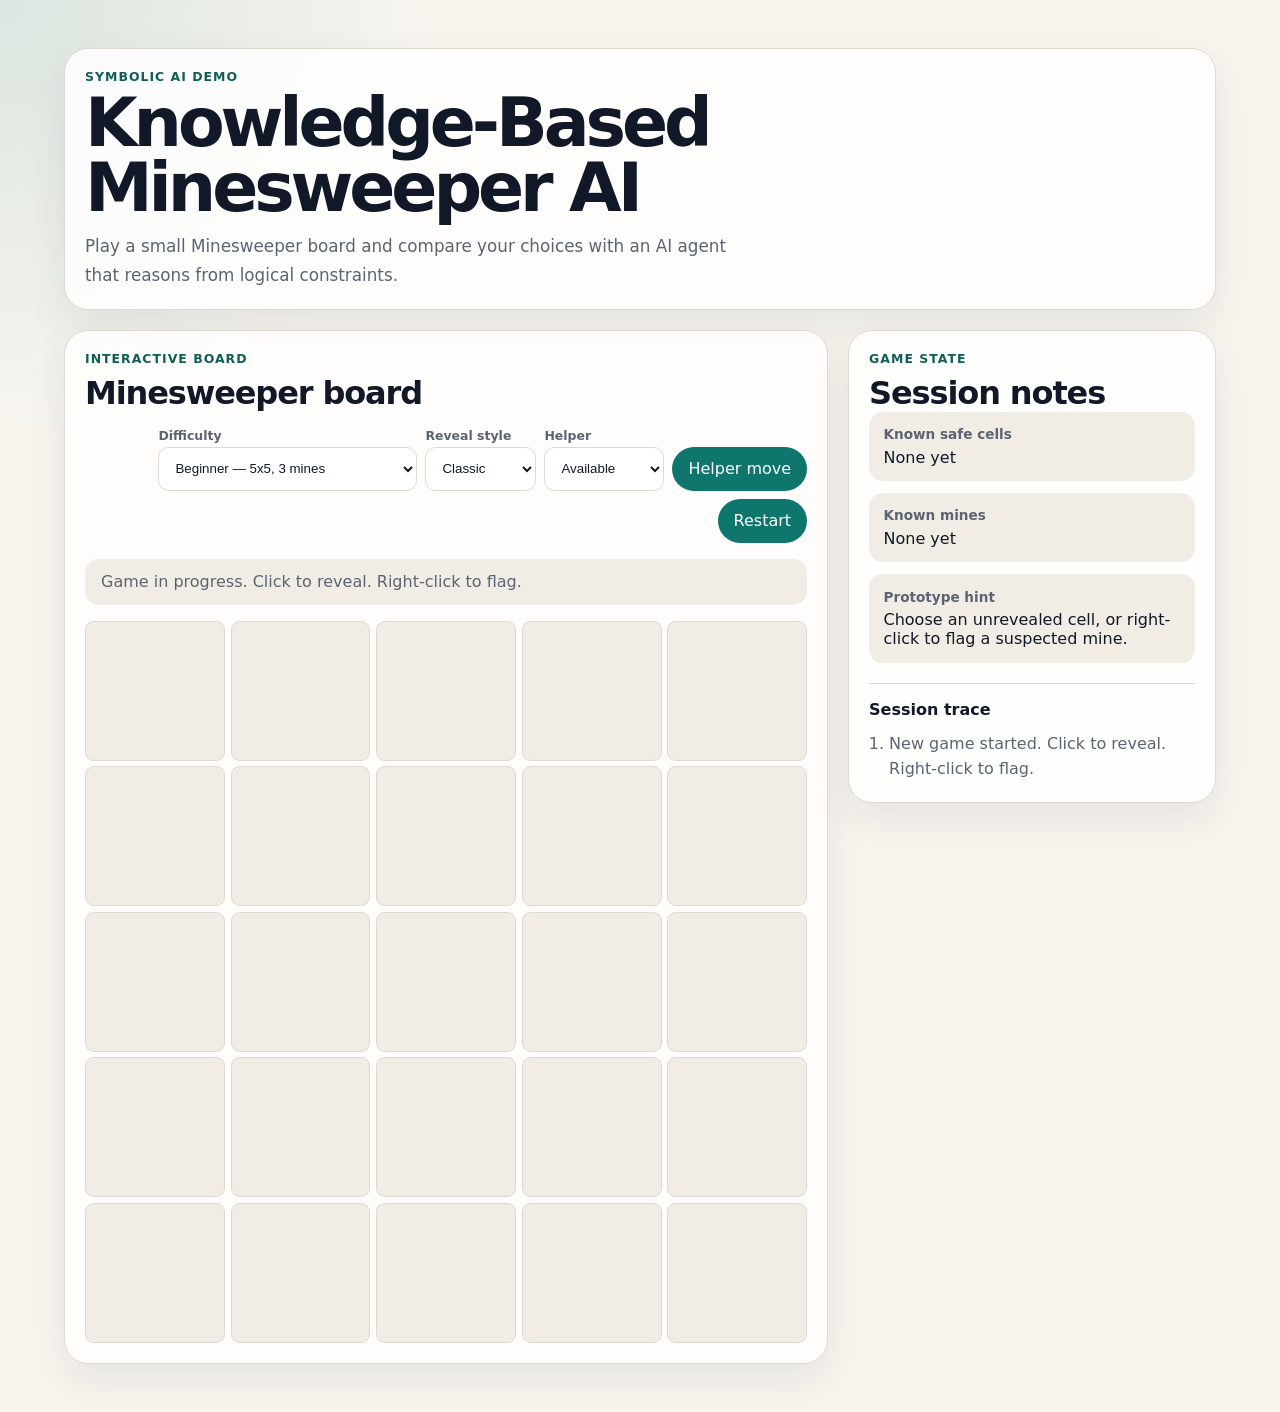
<file: ui/web/index.html>
<!doctype html>
<html lang="en">
  <head>
    <meta charset="utf-8">
    <meta name="viewport" content="width=device-width, initial-scale=1">
    <title>Knowledge-Based Minesweeper AI</title>
    <link rel="stylesheet" href="./styles.css">
  </head>
  <body>
    <main class="app">
      <section class="hero" aria-labelledby="page-title">
        <p class="eyebrow">Symbolic AI demo</p>
        <h1 id="page-title">Knowledge-Based Minesweeper AI</h1>
        <p class="hero__lead">
          Play a small Minesweeper board and compare your choices with an AI
          agent that reasons from logical constraints.
        </p>
      </section>

      <section class="game" aria-labelledby="game-title">
        <div class="game__header">
          <div>
            <p class="eyebrow">Interactive board</p>
            <h2 id="game-title">Minesweeper board</h2>
          </div>

          <div class="game__actions">
            <label class="game-setting" for="difficulty">
              <span>Difficulty</span>
              <select id="difficulty">
                <option value="beginner" selected>Beginner — 5x5, 3 mines</option>
                <option value="easy">Easy — 8x8, 8 mines</option>
                <option value="intermediate">Intermediate — 10x10, 15 mines</option>
                <option value="hard">Hard — 12x12, 25 mines</option>
              </select>
            </label>

            <label class="game-setting" for="reveal-style">
              <span>Reveal style</span>
              <select id="reveal-style">
                <option value="classic" selected>Classic</option>
                <option value="tactical">Tactical</option>
              </select>
            </label>

            <label class="game-setting" for="helper-visibility">
              <span>Helper</span>
              <select id="helper-visibility">
                <option value="available" selected>Available</option>
                <option value="hidden">Hidden</option>
              </select>
            </label>

            <button class="button" type="button" id="helper-button">
              Helper move
            </button>

            <button class="button" type="button" id="restart-button">
              Restart
            </button>
          </div>
        </div>

        <p class="status" id="status">Choose a cell to begin.</p>

        <div class="board" id="board" aria-label="Minesweeper board"></div>
      </section>

      <aside class="panel" aria-labelledby="state-title">
        <p class="eyebrow">Game state</p>
        <h2 id="state-title">Session notes</h2>

        <dl class="facts">
          <div class="fact">
            <dt>Known safe cells</dt>
            <dd id="known-safes">None yet</dd>
          </div>

          <div class="fact">
            <dt>Known mines</dt>
            <dd id="known-mines">None yet</dd>
          </div>

          <div class="fact">
            <dt>Prototype hint</dt>
            <dd id="suggested-move">Not available yet</dd>
          </div>
        </dl>

        <div class="trace">
          <h3>Session trace</h3>
          <ol id="trace-list">
            <li>No reasoning events yet.</li>
          </ol>
        </div>
      </aside>
    </main>

    <script src="./app.js"></script>
  </body>
</html>
</file>
<file: ui/web/styles.css>
:root {
  color-scheme: light;
  --color-bg: #f8f5ef;
  --color-surface: #ffffff;
  --color-surface-muted: #f1ede5;
  --color-text: #111827;
  --color-muted: #5b6472;
  --color-border: #ded8cf;
  --color-accent: #0f766e;
  --color-accent-dark: #115e59;
  --color-danger: #b91c1c;
  --shadow-soft: 0 1rem 2.5rem rgb(17 24 39 / 0.08);
  --radius-lg: 1.5rem;
  --radius-md: 0.875rem;
}

* {
  box-sizing: border-box;
}

body {
  margin: 0;
  font-family:
    Inter, ui-sans-serif, system-ui, -apple-system, BlinkMacSystemFont, "Segoe UI",
    sans-serif;
  color: var(--color-text);
  background:
    radial-gradient(circle at top left, rgb(15 118 110 / 0.12), transparent 28rem),
    var(--color-bg);
}

button {
  font: inherit;
}

.app {
  display: grid;
  gap: 1.25rem;
  width: min(72rem, calc(100% - 2rem));
  margin: 0 auto;
  padding: 2rem 0;
}

.hero,
.game,
.panel {
  padding: 1.25rem;
  background: rgb(255 255 255 / 0.84);
  border: 1px solid var(--color-border);
  border-radius: var(--radius-lg);
  box-shadow: var(--shadow-soft);
}

.eyebrow {
  margin: 0 0 0.45rem;
  color: var(--color-accent-dark);
  font-size: 0.78rem;
  font-weight: 700;
  letter-spacing: 0.08em;
  text-transform: uppercase;
}

h1,
h2,
h3,
p {
  margin-top: 0;
}

h1 {
  max-width: 14ch;
  margin-bottom: 0.75rem;
  font-size: clamp(2.25rem, 9vw, 4.25rem);
  line-height: 0.95;
  letter-spacing: -0.06em;
}

h2 {
  margin-bottom: 0;
  font-size: clamp(1.35rem, 4vw, 2rem);
  letter-spacing: -0.035em;
}

h3 {
  margin-bottom: 0.75rem;
  font-size: 1rem;
}

.hero__lead {
  max-width: 42rem;
  margin-bottom: 0;
  color: var(--color-muted);
  font-size: 1.05rem;
  line-height: 1.7;
}

.game__header {
  display: flex;
  flex-wrap: wrap;
  gap: 1rem;
  align-items: start;
  justify-content: space-between;
  margin-bottom: 1rem;
}

.button {
  min-height: 2.75rem;
  padding: 0.65rem 1rem;
  color: #ffffff;
  background: var(--color-accent);
  border: 0;
  border-radius: 999px;
  cursor: pointer;
}

.button:hover {
  background: var(--color-accent-dark);
}

.button:focus-visible,
.game-setting select:focus-visible,
.cell:focus-visible {
  outline: 3px solid rgb(15 118 110 / 0.35);
  outline-offset: 3px;
}

.status {
  padding: 0.85rem 1rem;
  margin-bottom: 1rem;
  color: var(--color-muted);
  background: var(--color-surface-muted);
  border-radius: var(--radius-md);
}

.board {
  display: grid;
  grid-template-columns: repeat(var(--board-width), minmax(2rem, 1fr));
  gap: 0.35rem;
  overflow-x: auto;
}

.cell {
  aspect-ratio: 1;
  min-width: 0;
  color: var(--color-text);
  font-weight: 750;
  background: var(--color-surface-muted);
  border: 1px solid var(--color-border);
  border-radius: 0.55rem;
  cursor: pointer;
}

.cell:hover {
  border-color: var(--color-accent);
}

.cell[data-state="revealed"] {
  background: var(--color-surface);
  cursor: default;
}

.cell[data-state="mine"] {
  color: #ffffff;
  background: var(--color-danger);
}

.facts {
  display: grid;
  gap: 0.75rem;
  margin: 0 0 1.25rem;
}

.fact {
  padding: 0.9rem;
  background: var(--color-surface-muted);
  border-radius: var(--radius-md);
}

dt {
  margin-bottom: 0.35rem;
  color: var(--color-muted);
  font-size: 0.85rem;
  font-weight: 700;
}

dd {
  margin: 0;
}

.trace {
  padding-top: 1rem;
  border-top: 1px solid var(--color-border);
}

.trace ol {
  padding-left: 1.25rem;
  margin: 0;
  color: var(--color-muted);
  line-height: 1.6;
}

@media (min-width: 52rem) {
  .app {
    grid-template-columns: minmax(0, 1.35fr) minmax(18rem, 0.65fr);
    align-items: start;
    padding: 3rem 0;
  }

  .hero {
    grid-column: 1 / -1;
  }

  .panel {
    position: sticky;
    top: 1rem;
  }
}
.cell[data-state="flagged"] {
  color: var(--color-accent-dark);
  background: rgb(15 118 110 / 0.12);
  border-color: var(--color-accent);
}

.game__actions {
  display: flex;
  flex-wrap: wrap;
  gap: 0.5rem;
  align-items: end;
  justify-content: flex-end;
}

.game-setting {
  display: grid;
  gap: 0.25rem;
  color: var(--color-muted);
  font-size: 0.78rem;
  font-weight: 700;
}

.game-setting select {
  min-height: 2.75rem;
  padding: 0.65rem 2rem 0.65rem 0.75rem;
  color: var(--color-text);
  background: var(--color-surface);
  border: 1px solid var(--color-border);
  border-radius: 0.65rem;
  cursor: pointer;
}
</file>
